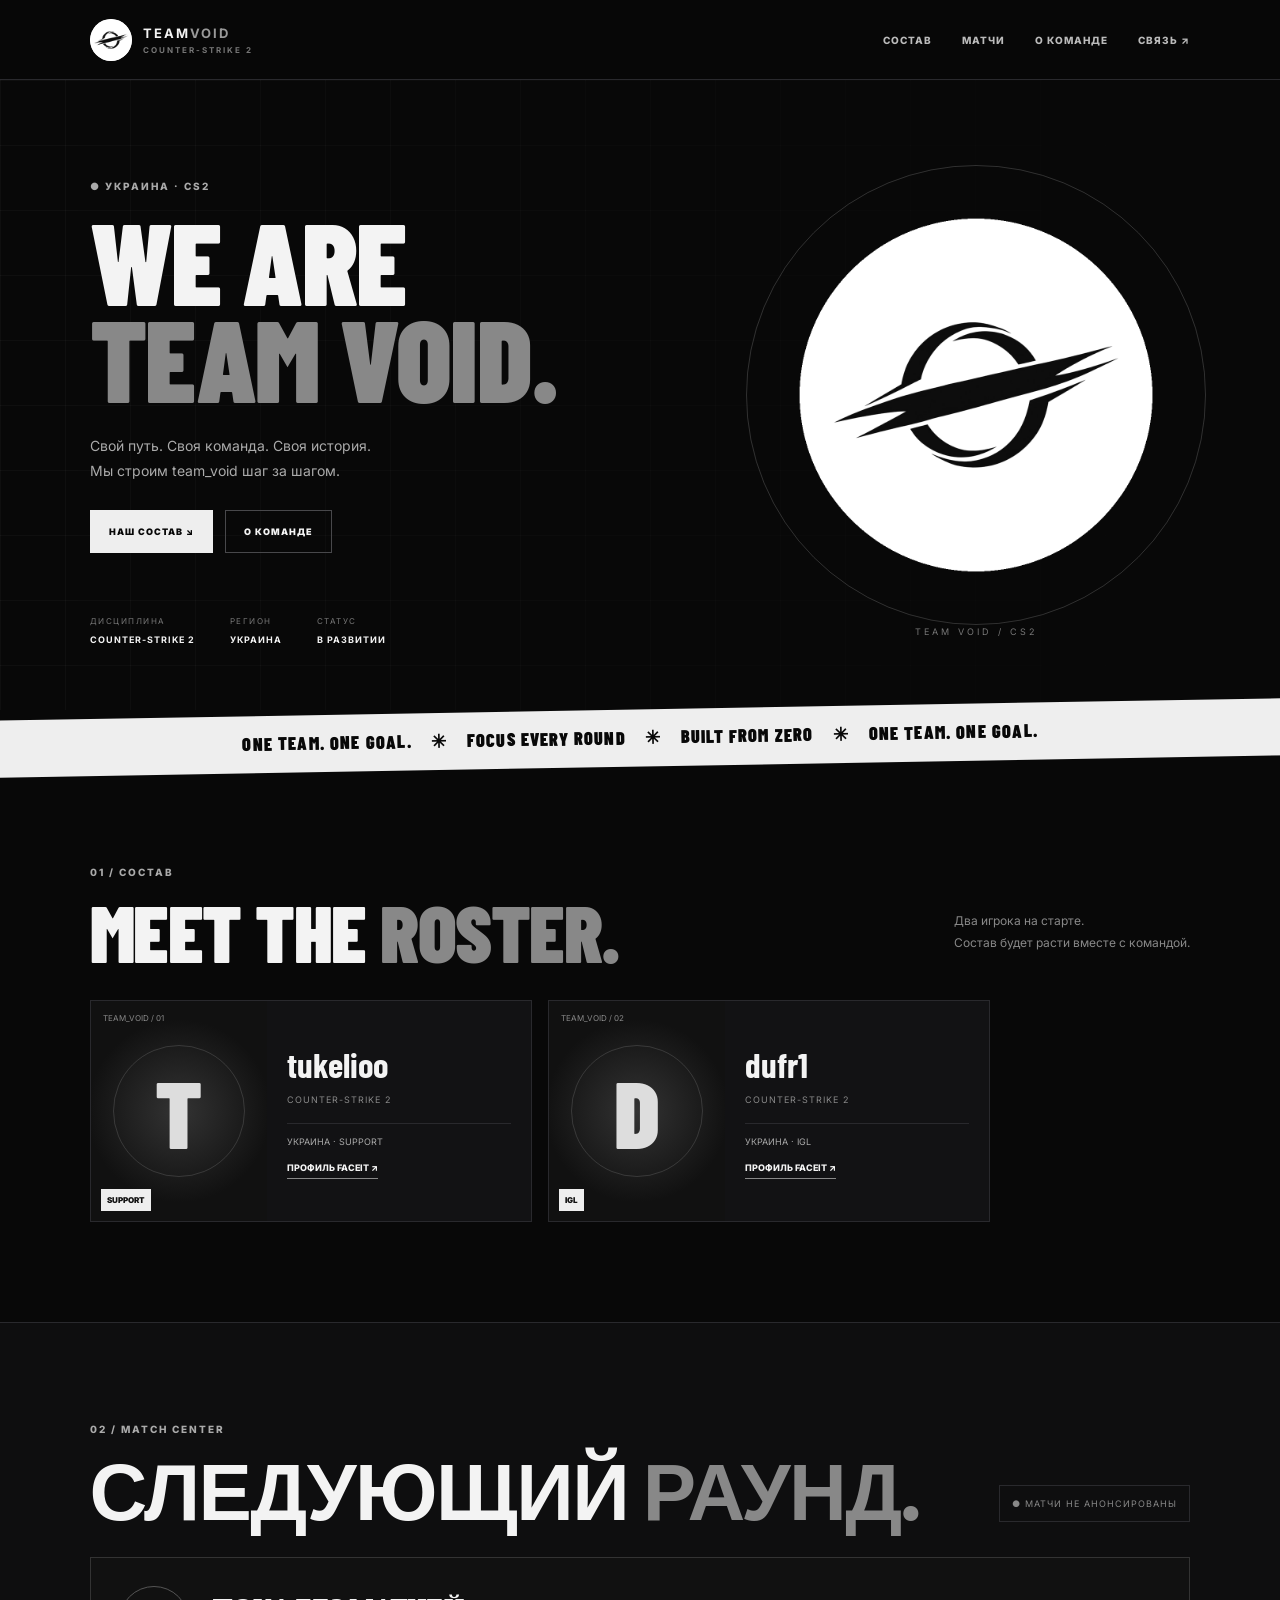
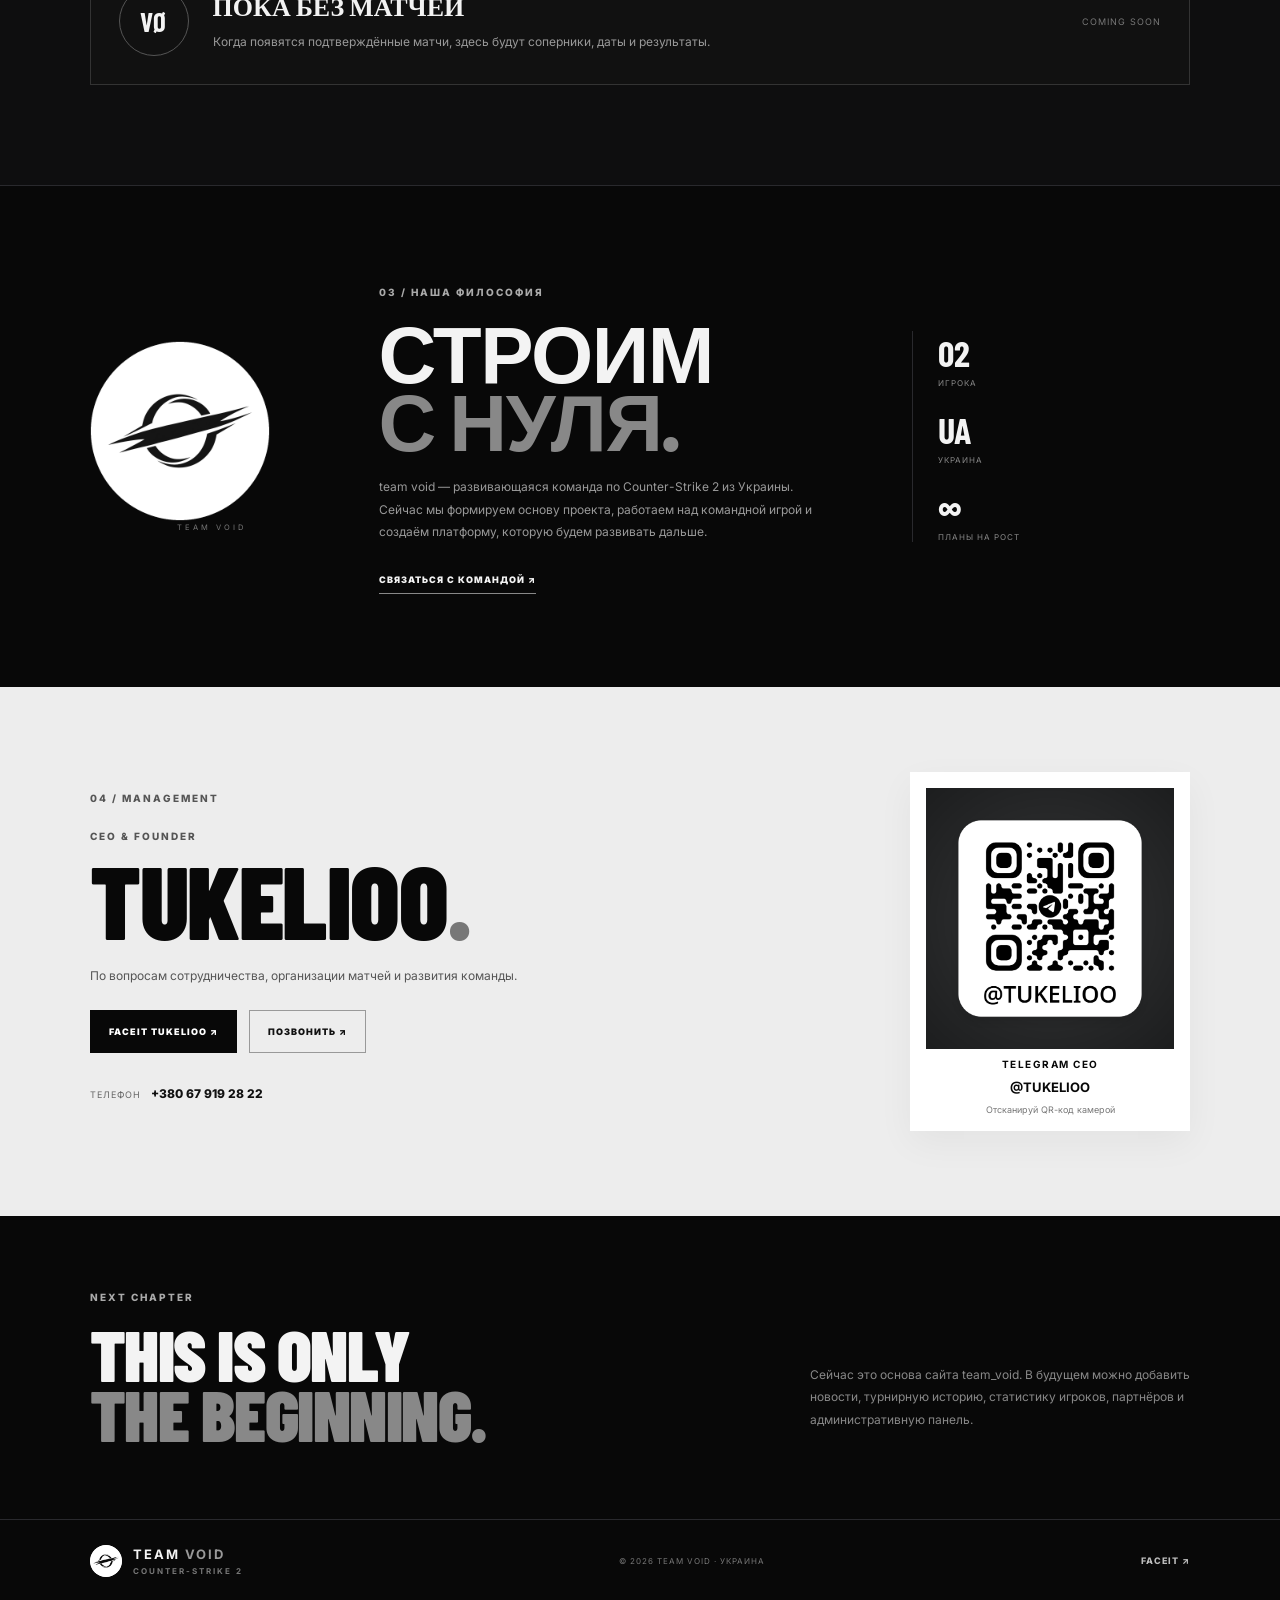
<file: index.html>
<!doctype html><html lang="ru"><head><meta name="google-site-verification" content="fACfUsJbcQlNeHcapj-osSFkT0M77bKV5hKIZokb9CU" /><meta charset="utf-8"><meta name="viewport" content="width=device-width,initial-scale=1"><meta name="theme-color" content="#080808"><title>team void — CS2 Esports</title><link rel="preconnect" href="https://fonts.googleapis.com"><link href="https://fonts.googleapis.com/css2?family=Barlow+Condensed:wght@500;700;900&family=Inter:wght@400;600;800&display=swap" rel="stylesheet"><link rel="stylesheet" href="style.css"></head><body>
<header><a class="brand" href="#home"><img src="assets/team-void-logo.png" alt="Логотип"><b>TEAM<span>VOID</span><small>COUNTER-STRIKE 2</small></b></a><button id="menuBtn">☰</button><nav id="nav"><a href="#roster">СОСТАВ</a><a href="#matches">МАТЧИ</a><a href="#about">О КОМАНДЕ</a><a href="#contact">СВЯЗЬ ↗</a></nav></header>
<main><section class="hero" id="home"><div class="grid"></div><div class="hero-copy"><p class="eyebrow">● УКРАИНА · CS2</p><h1>WE ARE<br><span>TEAM VOID.</span></h1><p class="intro">Свой путь. Своя команда. Своя история.<br>Мы строим team_void шаг за шагом.</p><a class="btn light" href="#roster">НАШ СОСТАВ ↘</a> <a class="btn" href="#about">О КОМАНДЕ</a><div class="facts"><div><small>ДИСЦИПЛИНА</small><b>COUNTER-STRIKE 2</b></div><div><small>РЕГИОН</small><b>УКРАИНА</b></div><div><small>СТАТУС</small><b>В РАЗВИТИИ</b></div></div></div><div class="hero-logo"><div></div><img src="assets/team-void-logo.png" alt="Эмблема team_void"><small>TEAM VOID / CS2</small></div></section>
<div class="ticker">ONE TEAM. ONE GOAL.　✳　FOCUS EVERY ROUND　✳　BUILT FROM ZERO　✳　ONE TEAM. ONE GOAL.</div>
<section class="section" id="roster"><div class="section-head"><div><p class="eyebrow">01 / СОСТАВ</p><h2>MEET THE <span>ROSTER.</span></h2></div><p>Два игрока на старте.<br>Состав будет расти вместе с командой.</p></div><div class="players" id="players"></div></section>
<section class="matches section" id="matches"><div class="section-head"><div><p class="eyebrow">02 / MATCH CENTER</p><h2>СЛЕДУЮЩИЙ <span>РАУНД.</span></h2></div><label>● МАТЧИ НЕ АНОНСИРОВАНЫ</label></div><div class="empty"><strong>VØ</strong><div><h3>ПОКА БЕЗ МАТЧЕЙ</h3><p>Когда появятся подтверждённые матчи, здесь будут соперники, даты и результаты.</p></div><small>COMING SOON</small></div></section>
<section class="section about" id="about"><div class="about-logo"><img src="assets/team-void-logo.png" alt="Логотип"><small>TEAM VOID</small></div><div><p class="eyebrow">03 / НАША ФИЛОСОФИЯ</p><h2>СТРОИМ<br><span>С НУЛЯ.</span></h2><p class="body-copy">team void — развивающаяся команда по Counter-Strike 2 из Украины. Сейчас мы формируем основу проекта, работаем над командной игрой и создаём платформу, которую будем развивать дальше.</p><a class="under" href="#contact">СВЯЗАТЬСЯ С КОМАНДОЙ ↗</a></div><div class="stats"><b>02<small>ИГРОКА</small></b><b>UA<small>УКРАИНА</small></b><b>∞<small>ПЛАНЫ НА РОСТ</small></b></div></section>
<section class="ceo" id="contact"><div class="ceo-wrap"><div><p class="eyebrow">04 / MANAGEMENT</p><small class="kicker">CEO & FOUNDER</small><h2>TUKELIOO<span>.</span></h2><p class="body-copy">По вопросам сотрудничества, организации матчей и развития команды.</p><a class="btn dark" href="https://www.faceit.com/ru/players/tukelioo" target="_blank" rel="noopener">FACEIT TUKELIOO ↗</a> <a class="btn outline" href="tel:+380679192822">ПОЗВОНИТЬ ↗</a><p class="phone">ТЕЛЕФОН　<a href="tel:+380679192822">+380 67 919 28 22</a></p></div><div class="qr"><img src="assets/ceo-telegram-qr.png" alt="QR-код Telegram CEO @TUKELIOO"><b>TELEGRAM CEO</b><strong>@TUKELIOO</strong><small>Отсканируй QR-код камерой</small></div></div></section>
<section class="future"><div><p class="eyebrow">NEXT CHAPTER</p><h2>THIS IS ONLY<br><span>THE BEGINNING.</span></h2></div><p>Сейчас это основа сайта team_void. В будущем можно добавить новости, турнирную историю, статистику игроков, партнёров и административную панель.</p></section></main>
<footer><a class="brand" href="#home"><img src="assets/team-void-logo.png" alt=""><b>TEAM<span> VOID</span><small>COUNTER-STRIKE 2</small></b></a><small>© <span id="year"></span> TEAM VOID · УКРАИНА</small><a href="https://www.faceit.com/ru/players/tukelioo" target="_blank" rel="noopener">FACEIT ↗</a></footer><script src="script.js"></script></body></html>
</file>
<file: style.css>
*{box-sizing:border-box} :root{--bg:#080808;--panel:#121214;--white:#f3f3f3;--muted:#929297;--line:#29292d}html{scroll-behavior:smooth;scroll-padding-top:85px}body{margin:0;background:var(--bg);color:var(--white);font-family:Inter,Arial,sans-serif}a{color:inherit;text-decoration:none}header{height:80px;padding:0 7%;display:flex;align-items:center;justify-content:space-between;border-bottom:1px solid var(--line);position:sticky;top:0;z-index:5;background:#080808ed;backdrop-filter:blur(14px)}.brand{display:flex;align-items:center;gap:11px}.brand img{width:42px;height:42px;object-fit:cover;border-radius:50%;background:#fff}.brand b{font-size:13px;letter-spacing:2px}.brand b span{color:#999}.brand small{display:block;font-size:8px;color:#777;letter-spacing:2px;margin-top:4px}nav{display:flex;gap:30px}nav a{font-size:10px;font-weight:800;letter-spacing:1px;color:#bbb}nav a:hover,footer>a:hover{color:#fff}#menuBtn{display:none;background:none;color:#fff;border:0;font-size:24px}.hero{min-height:630px;padding:90px 7% 55px;display:flex;align-items:center;position:relative;overflow:hidden}.grid{position:absolute;inset:0;background-image:linear-gradient(#ffffff08 1px,transparent 1px),linear-gradient(90deg,#ffffff08 1px,transparent 1px);background-size:65px 65px;mask-image:linear-gradient(90deg,#000,transparent)}.hero-copy{position:relative;z-index:1;width:60%}.eyebrow{font-size:10px;font-weight:800;letter-spacing:2px;color:#aaa;margin:0 0 20px}.hero h1,h2{font-family:'Barlow Condensed',Impact,sans-serif;font-weight:900;letter-spacing:-1.5px;line-height:.84;margin:0}.hero h1{font-size:clamp(70px,9vw,130px)}h1 span,h2 span{color:#888}.intro{color:#aaa;font-size:14px;line-height:1.8;margin:27px 0}.btn{display:inline-flex;align-items:center;gap:22px;padding:15px 18px;border:1px solid #48484b;font-size:9px;font-weight:900;letter-spacing:1px;margin:0 8px 8px 0;transition:.2s}.btn:hover{transform:translateY(-3px)}.light{background:#eee;color:#080808;border-color:#eee}.facts{display:flex;gap:35px;margin-top:55px;flex-wrap:wrap}.facts div{display:flex;flex-direction:column;gap:8px}.facts small{font-size:8px;letter-spacing:1.5px;color:#777}.facts b{font-size:9px;letter-spacing:1px}.hero-logo{position:absolute;right:5%;top:50%;transform:translateY(-50%);width:min(40vw,480px);aspect-ratio:1;display:grid;place-items:center}.hero-logo div{position:absolute;inset:2%;border:1px solid #ffffff2a;border-radius:50%}.hero-logo img{width:74%;height:74%;object-fit:contain;mix-blend-mode:screen;filter:grayscale(1)}.hero-logo small{position:absolute;bottom:-2px;font-size:9px;letter-spacing:3px;color:#777}.ticker{padding:16px 0;background:#eee;color:#080808;text-align:center;font-family:'Barlow Condensed',sans-serif;font-weight:900;font-size:18px;letter-spacing:1px;transform:rotate(-1deg) scale(1.02)}.section{padding:100px 7%}.section-head{display:flex;justify-content:space-between;align-items:end;gap:25px;margin-bottom:35px}.section-head h2,.about h2{font-size:clamp(48px,7vw,80px)}.section-head>p{font-size:12px;line-height:1.8;color:#888}.section-head label{font-size:9px;letter-spacing:1px;color:#888;border:1px solid var(--line);padding:12px}.players{display:grid;grid-template-columns:repeat(2,minmax(0,1fr));gap:16px;max-width:900px}.player{display:grid;grid-template-columns:40% 1fr;background:var(--panel);border:1px solid var(--line);transition:.2s}.player:hover{transform:translateY(-4px);border-color:#777}.player-art{min-height:220px;display:grid;place-items:center;position:relative;background:radial-gradient(circle,#333 0,transparent 65%),#111;overflow:hidden}.player-art:before{content:'';position:absolute;width:130px;height:130px;border:1px solid #ffffff22;border-radius:50%}.initial{font-family:'Barlow Condensed',sans-serif;font-size:95px;font-weight:900;color:#ddd}.role{position:absolute;bottom:10px;left:10px;background:#eee;color:#111;font-size:8px;font-weight:900;padding:6px}.num{position:absolute;top:12px;left:12px;font-size:8px;color:#888}.player-info{padding:20px;align-self:center}.player-info h3{font-family:'Barlow Condensed',sans-serif;font-size:35px;margin:0 0 8px;overflow-wrap:anywhere}.player-info p{font-size:9px;color:#888;letter-spacing:1px}.meta{font-size:9px;color:#aaa;border-top:1px solid var(--line);padding-top:12px;margin-top:18px}.profile{display:inline-block;font-size:9px;font-weight:800;border-bottom:1px solid #888;padding-bottom:5px;margin-top:15px}.matches{background:#0e0e0f;border-top:1px solid var(--line);border-bottom:1px solid var(--line)}.empty{display:flex;align-items:center;gap:24px;padding:28px;border:1px solid #333;background:#111}.empty>strong{width:70px;height:70px;border:1px solid #555;border-radius:50%;display:grid;place-items:center;font-family:'Barlow Condensed';font-size:27px;flex-shrink:0}.empty h3{font-family:'Barlow Condensed';font-size:26px;margin:0 0 8px}.empty p{font-size:12px;color:#999;line-height:1.8;margin:0}.empty>small{margin-left:auto;white-space:nowrap;font-size:9px;color:#777;letter-spacing:1px}.about{display:grid;grid-template-columns:.7fr 1.4fr .8fr;align-items:center;gap:45px}.about-logo{text-align:center;color:#777;font-size:9px;letter-spacing:3px}.about-logo img{display:block;width:180px;height:180px;object-fit:contain;filter:grayscale(1);mix-blend-mode:screen}.body-copy{max-width:440px;font-size:12px;line-height:1.9;color:#999;margin:23px 0}.under{font-size:9px;font-weight:900;letter-spacing:1px;border-bottom:1px solid #888;padding-bottom:8px}.stats{border-left:1px solid var(--line);padding-left:25px;display:flex;flex-direction:column;gap:20px}.stats b{font-family:'Barlow Condensed';font-size:36px}.stats small{display:block;font:8px Inter;color:#888;letter-spacing:1px;margin-top:4px}.ceo{background:#ededed;color:#080808;padding:85px 7%}.ceo-wrap{max-width:1100px;margin:auto;display:grid;grid-template-columns:1fr 280px;gap:55px;align-items:center}.ceo .eyebrow{color:#555}.kicker{font-size:10px;letter-spacing:2px;color:#555;font-weight:800}.ceo h2{font-size:clamp(65px,8vw,105px);margin-top:12px}.ceo h2 span{color:#777}.ceo .body-copy{color:#555}.dark{background:#080808;color:white;border-color:#080808}.outline{border-color:#999;color:#111}.phone{font-size:9px;letter-spacing:1px;color:#666;margin-top:25px}.phone a{font-size:12px;font-weight:800;color:#111;letter-spacing:0}.qr{background:#fff;padding:16px;text-align:center;box-shadow:0 12px 35px #0000000c}.qr img{width:100%;display:block}.qr b,.qr strong,.qr small{display:block;margin-top:9px}.qr b{font-size:10px;letter-spacing:1.5px}.qr strong{font-size:13px}.qr small{font-size:9px;color:#777}.future{padding:75px 7%;display:flex;justify-content:space-between;align-items:end;gap:35px;border-bottom:1px solid var(--line)}.future h2{font-size:clamp(45px,6vw,72px)}.future>p{max-width:380px;font-size:12px;line-height:1.9;color:#888}footer{padding:25px 7%;display:flex;align-items:center;justify-content:space-between;gap:20px;flex-wrap:wrap}footer .brand img{width:32px;height:32px}footer>small{font-size:8px;color:#777;letter-spacing:1px}footer>a:last-child{font-size:9px;font-weight:800;letter-spacing:1px;color:#bbb}@media(max-width:900px){.hero-logo{right:-5%;opacity:.55}.about{grid-template-columns:.6fr 1.4fr}.stats{grid-column:2;flex-direction:row;border:0;border-top:1px solid var(--line);padding:20px 0 0}.stats b{flex:1}.ceo-wrap{grid-template-columns:1fr 230px;gap:30px}}@media(max-width:650px){header{height:68px;padding:0 5%}#menuBtn{display:block}nav{display:none;position:absolute;top:68px;left:0;right:0;background:#101010;padding:22px 5%;flex-direction:column;gap:22px;border-bottom:1px solid var(--line)}nav.open{display:flex}.hero{min-height:620px;padding:65px 5% 40px;align-items:flex-start}.hero-copy{width:100%}.hero h1{font-size:clamp(65px,16vw,100px)}.hero-logo{width:85vw;right:-30%;top:62%;opacity:.2}.facts{gap:18px;margin-top:42px}.facts b{font-size:8px}.section{padding:70px 5%}.section-head{align-items:flex-start;flex-direction:column}.players{grid-template-columns:1fr}.player-art{min-height:185px}.player-info{padding:16px}.empty{flex-wrap:wrap;padding:20px;gap:15px}.empty>strong{width:55px;height:55px}.empty>div{flex:1;min-width:160px}.empty>small{margin-left:70px}.about{display:flex;flex-direction:column;align-items:flex-start;gap:30px}.about-logo{align-self:center}.about-logo img{width:145px;height:145px}.stats{width:100%;padding-top:18px}.ceo{padding:65px 5%}.ceo-wrap{grid-template-columns:1fr;gap:30px}.qr{max-width:280px;margin:auto}.future{padding:60px 5%;align-items:flex-start;flex-direction:column;gap:20px}footer{padding:24px 5%;flex-direction:column;align-items:flex-start}}
</file>
